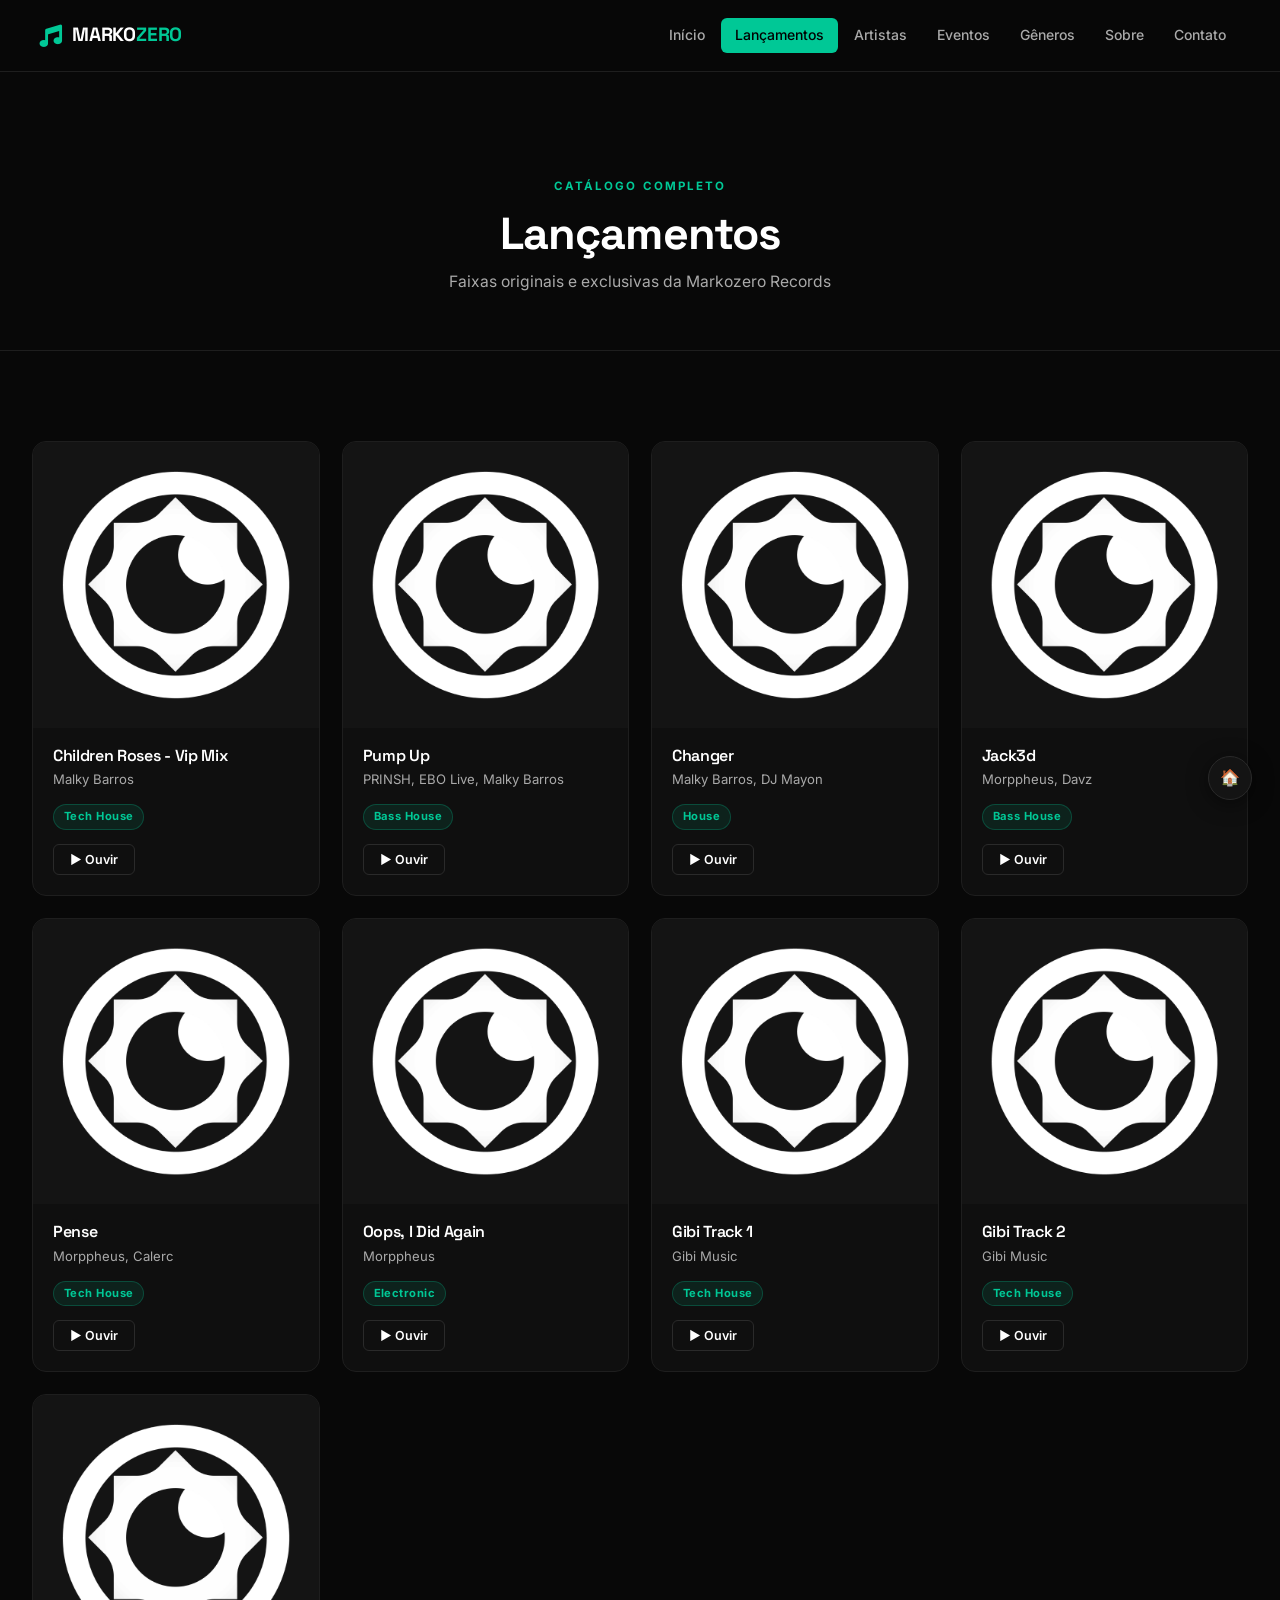
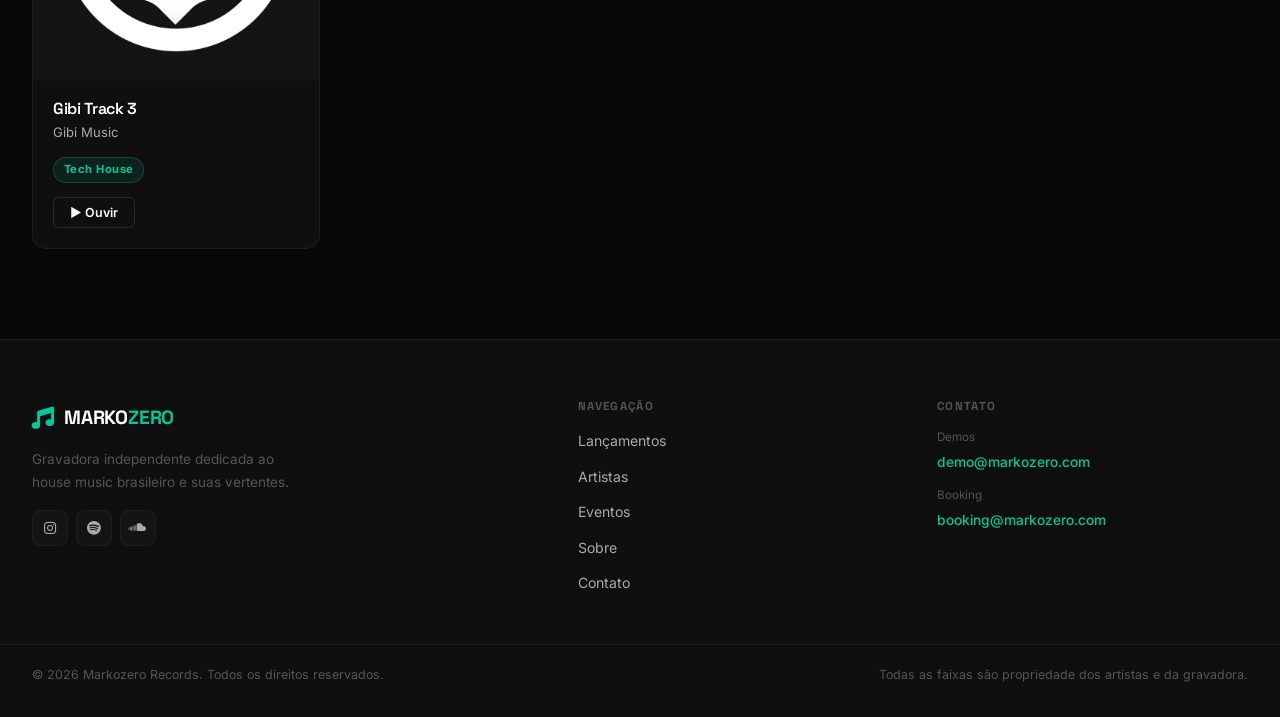
<file: releases.html>
<!DOCTYPE html>
<html lang="pt-br">
<head>
    <meta charset="UTF-8">
    <meta name="viewport" content="width=device-width, initial-scale=1.0">
    <title>Lançamentos | Markozero Records</title>
    <link rel="stylesheet" href="css/style.css">
    <link rel="icon" href="assets/icon.png">
    <link rel="stylesheet" href="https://cdnjs.cloudflare.com/ajax/libs/font-awesome/6.4.0/css/all.min.css">
</head>
<body>

<header>
    <nav class="navbar">
        <a href="index.html" class="logo">
            <span class="logo-icon"><i class="fas fa-music"></i></span>
            <span class="logo-wordmark">MARKO<span class="accent">ZERO</span></span>
        </a>
        <ul class="nav-links">
            <li><a href="index.html">Início</a></li>
            <li><a href="releases.html" class="active">Lançamentos</a></li>
            <li><a href="artists.html">Artistas</a></li>
            <li><a href="events.html">Eventos</a></li>
            <li><a href="genres.html">Gêneros</a></li>
            <li><a href="about.html">Sobre</a></li>
            <li><a href="contact.html">Contato</a></li>
        </ul>
        <div class="hamburger" id="hamburger"><span></span><span></span><span></span></div>
    </nav>
</header>

<main>
    <div class="page-header">
        <div class="container">
            <span class="section-label">Catálogo completo</span>
            <h2>Lançamentos</h2>
            <p class="section-subtitle" style="margin-bottom:0">Faixas originais e exclusivas da Markozero Records</p>
        </div>
    </div>
    <section style="border-bottom:none;">
        <div class="container">
            <div class="releases-grid" id="all-releases"></div>
        </div>
    </section>
</main>

<!-- PLAYER FIXO (apenas o embed e o botão fechar) -->
<div class="fixed-player" id="fixedPlayer">
    <div class="spotify-embed">
        <iframe id="playerIframe" src="" allow="autoplay; clipboard-write; encrypted-media; fullscreen; picture-in-picture" allowtransparency="true" frameborder="0"></iframe>
    </div>
    <button class="close-player" id="closePlayer" aria-label="Fechar">✕</button>
</div>

<a href="index.html" class="floating-btn" aria-label="Voltar para Home">🏠</a>

<footer class="site-footer">
    <div class="footer-content">
        <div class="footer-brand">
            <div class="logo">
                <span class="logo-icon"><i class="fas fa-music"></i></span>
                <span class="logo-wordmark">MARKO<span class="accent">ZERO</span></span>
            </div>
            <p>Gravadora independente dedicada ao house music brasileiro e suas vertentes.</p>
            <div class="footer-socials">
                <a href="#" class="footer-social-btn"><i class="fab fa-instagram"></i></a>
                <a href="#" class="footer-social-btn"><i class="fab fa-spotify"></i></a>
                <a href="#" class="footer-social-btn"><i class="fab fa-soundcloud"></i></a>
            </div>
        </div>
        <div class="footer-col">
            <h5>Navegação</h5>
            <ul>
                <li><a href="releases.html">Lançamentos</a></li>
                <li><a href="artists.html">Artistas</a></li>
                <li><a href="events.html">Eventos</a></li>
                <li><a href="about.html">Sobre</a></li>
                <li><a href="contact.html">Contato</a></li>
            </ul>
        </div>
        <div class="footer-col">
            <h5>Contato</h5>
            <div class="footer-contact-item">
                <div class="footer-contact-label">Demos</div>
                <a href="mailto:demo@markozero.com" class="footer-contact-email">demo@markozero.com</a>
            </div>
            <div class="footer-contact-item">
                <div class="footer-contact-label">Booking</div>
                <a href="mailto:booking@markozero.com" class="footer-contact-email">booking@markozero.com</a>
            </div>
        </div>
    </div>
    <div class="footer-bottom">
        <p>© 2026 Markozero Records. Todos os direitos reservados.</p>
        <p>Todas as faixas são propriedade dos artistas e da gravadora.</p>
    </div>
</footer>

<script src="js/main.js"></script>
</body>
</html>
</file>
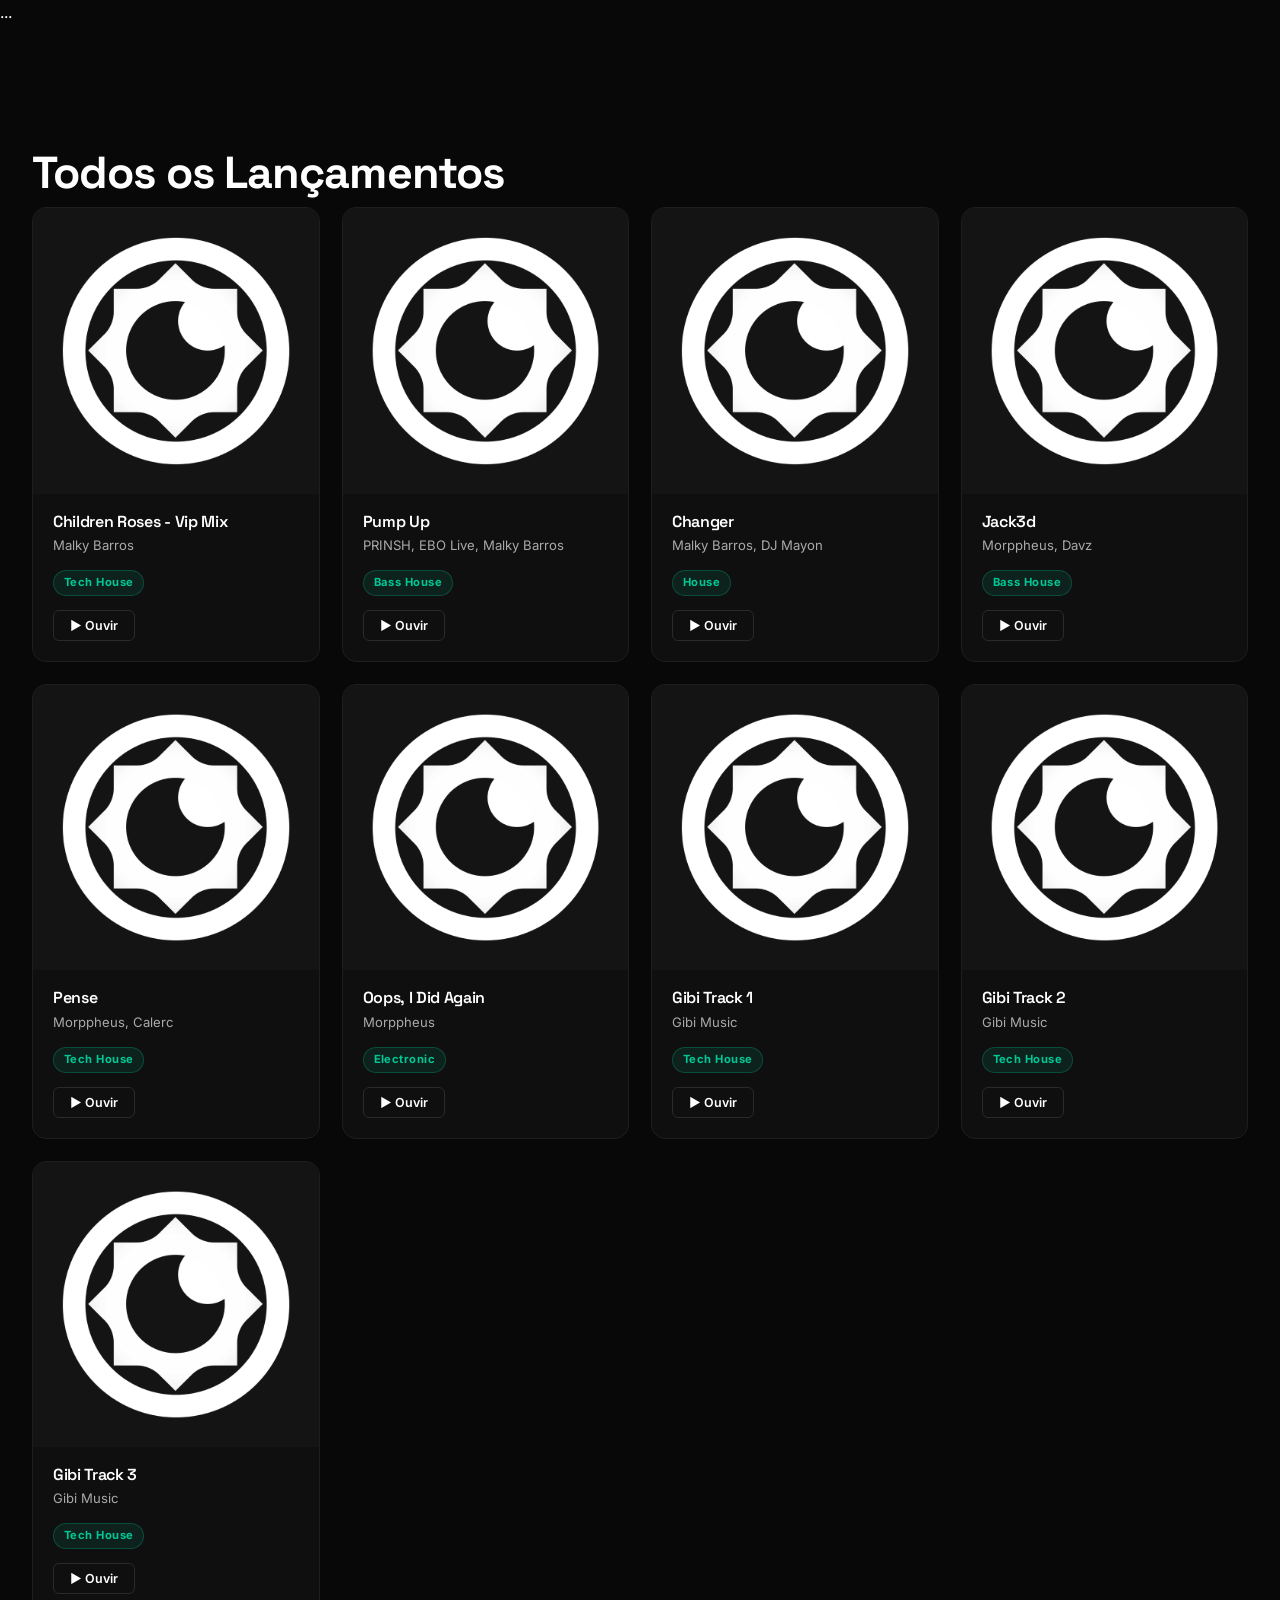
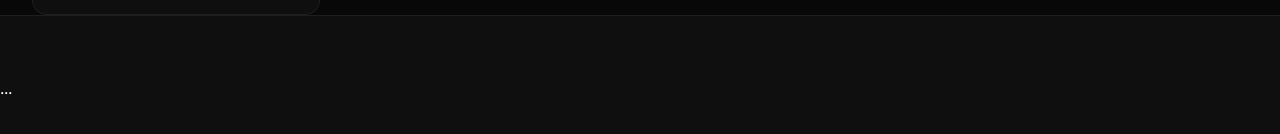
<file: releases.html.html>
<!DOCTYPE html>
<html lang="pt-br">
<head>
    <meta charset="UTF-8">
    <meta name="viewport" content="width=device-width, initial-scale=1.0">
    <title>Releases | Markozero</title>
    <link rel="stylesheet" href="css/style.css">
    <link rel="icon" href="assets/icon.png">
    <link rel="stylesheet" href="https://cdnjs.cloudflare.com/ajax/libs/font-awesome/6.0.0-beta3/css/all.min.css">
</head>
<body>
    <header>...</header> <!-- mesmo navbar -->
    <main>
        <div class="container" style="padding-top: 120px;">
            <h2>Todos os Lançamentos</h2>
            <div class="releases-grid" id="all-releases"></div>
        </div>
    </main>
    <!-- mesmo player e footer do index -->
    <div class="fixed-player" id="fixedPlayer">...</div>
    <footer class="site-footer">...</footer>
    <script src="js/main.js"></script>
    <script>document.addEventListener('DOMContentLoaded', () => { if(document.getElementById('all-releases')) renderTracks('all-releases'); });</script>
</body>
</html>
</file>
<file: css/style.css>
@import url('https://fonts.googleapis.com/css2?family=Space+Grotesk:wght@300;400;500;600;700&family=Inter:wght@300;400;500;600&display=swap');

:root {
    --green: #00c896;
    --green-dark: #00a87e;
    --green-dim: rgba(0, 200, 150, 0.1);
    --green-border: rgba(0, 200, 150, 0.25);
    --bg: #080808;
    --bg-2: #0f0f0f;
    --bg-3: #141414;
    --bg-4: #1a1a1a;
    --border: #1e1e1e;
    --border-2: #2a2a2a;
    --text: #ffffff;
    --text-2: #aaaaaa;
    --text-3: #555555;
    --radius: 10px;
    --radius-lg: 14px;
}

* { margin: 0; padding: 0; box-sizing: border-box; }
html { scroll-behavior: smooth; }

body {
    background-color: var(--bg);
    color: var(--text);
    font-family: 'Inter', -apple-system, BlinkMacSystemFont, 'Segoe UI', sans-serif;
    line-height: 1.6;
    overflow-x: hidden;
}

a { text-decoration: none; color: inherit; transition: color 0.2s; }

h1, h2, h3, h4, h5 {
    font-family: 'Space Grotesk', sans-serif;
    font-weight: 700;
    letter-spacing: -0.02em;
    line-height: 1.2;
}
h2 { font-size: clamp(2rem, 4vw, 2.8rem); margin-bottom: 0.5rem; }
h3 { font-size: 1.25rem; }

.section-subtitle { color: var(--text-2); font-size: 0.98rem; margin-bottom: 3rem; text-align: center; }
.container { max-width: 1280px; margin: 0 auto; padding: 0 32px; }

section {
    padding: 90px 0;
    border-bottom: 1px solid var(--border);
    scroll-margin-top: 72px;
}

/* NAVBAR */
.navbar {
    display: flex;
    align-items: center;
    justify-content: space-between;
    padding: 0 40px;
    height: 72px;
    background: rgba(8, 8, 8, 0.96);
    position: sticky;
    top: 0;
    z-index: 200;
    backdrop-filter: blur(20px);
    border-bottom: 1px solid var(--border);
}

.logo { display: flex; align-items: center; gap: 10px; }
.logo-icon { color: var(--green); font-size: 1.4rem; }
.logo-wordmark {
    font-family: 'Space Grotesk', sans-serif;
    font-weight: 700;
    font-size: 1.2rem;
    letter-spacing: -0.01em;
}
.logo-wordmark .accent { color: var(--green); }
.logo img { height: 36px; width: auto; display: block; }

.nav-links {
    display: flex;
    align-items: center;
    gap: 2px;
    list-style: none;
}
.nav-links a {
    display: block;
    padding: 6px 14px;
    border-radius: 6px;
    font-size: 0.875rem;
    font-weight: 500;
    color: var(--text-2);
    transition: all 0.2s;
}
.nav-links a:hover { color: var(--text); background: var(--bg-3); }
.nav-links a.active { color: #000; background: var(--green); }

.hamburger {
    display: none;
    flex-direction: column;
    cursor: pointer;
    gap: 5px;
    padding: 4px;
}
.hamburger span {
    width: 24px; height: 2px;
    background: var(--text);
    border-radius: 2px;
    transition: 0.3s;
}

/* HERO */
.hero {
    position: relative;
    height: 92vh;
    min-height: 580px;
    display: flex;
    align-items: center;
    justify-content: center;
    overflow: hidden;
    text-align: center;
}
.parallax-bg {
    position: absolute;
    inset: -20%;
    width: 140%;
    height: 140%;
    background-image: url('https://images.unsplash.com/photo-1470225620780-dba8ba36b745?q=80&w=2070');
    background-size: cover;
    background-position: center;
    opacity: 0.2;
    will-change: transform;
    z-index: 0;
}
.hero-overlay {
    position: absolute;
    inset: 0;
    background: linear-gradient(to bottom, rgba(8,8,8,0.3) 0%, rgba(8,8,8,0.8) 80%, var(--bg) 100%);
    z-index: 1;
}
.hero-content {
    position: relative;
    z-index: 2;
    max-width: 860px;
    padding: 0 24px;
    animation: fadeUp 0.9s ease both;
}
.hero-title {
    font-family: 'Space Grotesk', sans-serif;
    font-size: clamp(3.5rem, 11vw, 7.5rem);
    font-weight: 700;
    letter-spacing: -0.04em;
    line-height: 1;
    margin-bottom: 0.25rem;
}
.hero-title .accent { color: var(--green); }
.hero-records {
    font-family: 'Space Grotesk', sans-serif;
    font-size: clamp(1rem, 3vw, 1.6rem);
    font-weight: 300;
    letter-spacing: 0.4em;
    text-transform: uppercase;
    color: var(--text-2);
    margin-bottom: 1.6rem;
}
.hero-desc {
    color: var(--text-2);
    font-size: 1.05rem;
    max-width: 520px;
    margin: 0 auto 2.5rem;
    line-height: 1.7;
}
.hero-actions { display: flex; gap: 14px; justify-content: center; flex-wrap: wrap; }

@keyframes fadeUp {
    from { opacity: 0; transform: translateY(28px); }
    to   { opacity: 1; transform: translateY(0); }
}

/* BUTTONS */
.btn-primary {
    display: inline-flex;
    align-items: center;
    gap: 8px;
    background: var(--green);
    color: #000;
    padding: 13px 26px;
    border-radius: 8px;
    font-weight: 700;
    font-size: 0.92rem;
    transition: all 0.2s;
    border: none;
    cursor: pointer;
    font-family: inherit;
    letter-spacing: 0.01em;
}
.btn-primary:hover { background: var(--green-dark); transform: translateY(-1px); }

.btn-secondary {
    display: inline-flex;
    align-items: center;
    gap: 8px;
    background: rgba(255,255,255,0.06);
    color: var(--text);
    padding: 13px 26px;
    border-radius: 8px;
    font-weight: 600;
    font-size: 0.92rem;
    transition: all 0.2s;
    border: 1px solid var(--border-2);
    cursor: pointer;
    font-family: inherit;
}
.btn-secondary:hover { background: rgba(255,255,255,0.1); transform: translateY(-1px); }

.btn-outline {
    display: inline-flex;
    align-items: center;
    gap: 6px;
    background: transparent;
    color: var(--green);
    padding: 9px 20px;
    border-radius: 7px;
    font-weight: 600;
    font-size: 0.85rem;
    border: 1px solid var(--green-border);
    transition: all 0.2s;
    cursor: pointer;
    font-family: inherit;
}
.btn-outline:hover { background: var(--green-dim); }

/* SECTION HEADER */
.section-header { text-align: center; margin-bottom: 3rem; }
.section-label {
    display: inline-block;
    font-size: 0.72rem;
    font-weight: 700;
    letter-spacing: 0.18em;
    text-transform: uppercase;
    color: var(--green);
    margin-bottom: 0.75rem;
}

/* CARDS */
.releases-grid {
    display: grid;
    grid-template-columns: repeat(auto-fill, minmax(270px, 1fr));
    gap: 22px;
}

.card {
    background: var(--bg-2);
    border: 1px solid var(--border);
    border-radius: var(--radius-lg);
    overflow: hidden;
    transition: transform 0.25s, border-color 0.25s, box-shadow 0.25s;
}
.card:hover {
    transform: translateY(-5px);
    border-color: var(--border-2);
    box-shadow: 0 20px 50px rgba(0,0,0,0.6);
}

.card-img-wrap { position: relative; overflow: hidden; }
.card-img {
    width: 100%;
    aspect-ratio: 1;
    object-fit: cover;
    display: block;
    transition: transform 0.4s;
    background: var(--bg-3);
}
.card:hover .card-img { transform: scale(1.05); }

.card-play-overlay {
    position: absolute;
    inset: 0;
    display: flex;
    align-items: center;
    justify-content: center;
    background: rgba(0,0,0,0.5);
    opacity: 0;
    transition: opacity 0.25s;
}
.card:hover .card-play-overlay { opacity: 1; }

.card-play-btn {
    width: 54px;
    height: 54px;
    background: var(--green);
    border: none;
    border-radius: 50%;
    display: flex;
    align-items: center;
    justify-content: center;
    cursor: pointer;
    font-size: 1.2rem;
    color: #000;
    transition: transform 0.2s, background 0.2s;
}
.card-play-btn:hover { transform: scale(1.1); background: var(--green-dark); }

.card-content { padding: 18px 20px 20px; }
.card-title { font-size: 1rem; font-weight: 600; margin-bottom: 4px; }
.card-artist { color: var(--text-2); font-size: 0.82rem; margin-bottom: 12px; }
.card-genre {
    display: inline-block;
    background: var(--green-dim);
    color: var(--green);
    border: 1px solid var(--green-border);
    padding: 3px 10px;
    border-radius: 20px;
    font-size: 0.7rem;
    font-weight: 700;
    letter-spacing: 0.04em;
    margin-bottom: 14px;
}

.btn-play {
    display: inline-flex;
    align-items: center;
    gap: 6px;
    background: transparent;
    border: 1px solid var(--border-2);
    color: var(--text);
    padding: 7px 16px;
    border-radius: 6px;
    font-weight: 600;
    font-size: 0.78rem;
    cursor: pointer;
    transition: all 0.2s;
    font-family: inherit;
}
.btn-play:hover { background: var(--green); color: #000; border-color: var(--green); }

.section-cta { text-align: center; margin-top: 48px; }

/* ARTISTS HOME */
.artists-grid {
    display: grid;
    grid-template-columns: repeat(3, 1fr);
    gap: 22px;
}

/* ARTISTS PAGE */
.artist-row {
    display: grid;
    grid-template-columns: 300px 1fr;
    gap: 52px;
    align-items: start;
    padding: 56px 0;
    border-bottom: 1px solid var(--border);
}
.artist-row:last-child { border-bottom: none; }
.artist-photo {
    width: 100%;
    aspect-ratio: 1;
    object-fit: cover;
    border-radius: var(--radius-lg);
    background: var(--bg-3);
    display: block;
}
.artist-info { padding-top: 4px; }
.artist-name { font-size: clamp(1.8rem, 4vw, 2.4rem); margin-bottom: 12px; }
.artist-tags { display: flex; flex-wrap: wrap; gap: 8px; margin-bottom: 18px; }
.artist-tag {
    background: var(--green-dim);
    color: var(--green);
    border: 1px solid var(--green-border);
    padding: 4px 12px;
    border-radius: 20px;
    font-size: 0.75rem;
    font-weight: 700;
}
.artist-bio { color: var(--text-2); line-height: 1.8; margin-bottom: 22px; font-size: 0.93rem; }
.artist-social { display: flex; gap: 10px; flex-wrap: wrap; margin-bottom: 28px; }
.social-link {
    display: inline-flex;
    align-items: center;
    gap: 6px;
    color: var(--text-2);
    font-size: 0.83rem;
    font-weight: 500;
    padding: 6px 14px;
    border: 1px solid var(--border);
    border-radius: 6px;
    transition: all 0.2s;
}
.social-link:hover { color: var(--text); border-color: var(--border-2); }
.artist-embed {
    border-radius: var(--radius);
    overflow: hidden;
    border: 1px solid var(--border);
    background: var(--bg-3);
}
.artist-embed iframe { display: block; }

/* EVENTS */
.events-list { display: flex; flex-direction: column; gap: 14px; }
.event-card {
    background: var(--bg-2);
    border: 1px solid var(--border);
    border-radius: var(--radius-lg);
    padding: 22px 28px;
    display: grid;
    grid-template-columns: 64px 1px 1fr auto;
    gap: 24px;
    align-items: center;
    transition: border-color 0.2s, background 0.2s;
}
.event-card:hover { border-color: var(--border-2); background: var(--bg-3); }
.event-date-box { text-align: center; }
.event-date-day { font-family: 'Space Grotesk', sans-serif; font-size: 2rem; font-weight: 700; line-height: 1; color: var(--green); }
.event-date-month { font-size: 0.7rem; font-weight: 700; text-transform: uppercase; letter-spacing: 0.1em; color: var(--text-3); margin-top: 3px; }
.event-divider { width: 1px; height: 48px; background: var(--border); }
.event-info h3 { font-size: 1rem; margin-bottom: 4px; }
.event-info p { color: var(--text-2); font-size: 0.85rem; }
.event-meta { text-align: right; flex-shrink: 0; }
.event-venue { font-size: 0.78rem; color: var(--text-3); margin-bottom: 8px; }

/* GENRES */
.genres-container {
    display: grid;
    grid-template-columns: repeat(auto-fill, minmax(300px, 1fr));
    gap: 20px;
}
.genres-category {
    background: var(--bg-2);
    border: 1px solid var(--border);
    border-radius: var(--radius-lg);
    padding: 24px;
}
.genres-category h3 {
    font-size: 0.95rem;
    font-weight: 700;
    margin-bottom: 14px;
    padding-bottom: 12px;
    border-bottom: 1px solid var(--border);
}
.genres-list { display: flex; flex-wrap: wrap; gap: 8px; list-style: none; }
.genres-list li {
    background: var(--bg-3);
    padding: 5px 12px;
    border-radius: 20px;
    font-size: 0.77rem;
    color: var(--text-2);
    border: 1px solid var(--border);
    cursor: default;
    transition: all 0.15s;
}
.genres-list li:hover { color: var(--text); border-color: var(--border-2); }

/* CONTACT */
.contact-layout {
    display: grid;
    grid-template-columns: 1fr 360px;
    gap: 60px;
    align-items: start;
}
.contact-form-wrap h3 { font-size: 1.5rem; margin-bottom: 8px; }
.contact-form-wrap > p { color: var(--text-2); margin-bottom: 28px; font-size: 0.9rem; }
.form-row { display: grid; grid-template-columns: 1fr 1fr; gap: 16px; }
.form-group { margin-bottom: 16px; }
.form-group label { display: block; font-size: 0.8rem; font-weight: 600; color: var(--text-2); margin-bottom: 6px; }
.form-group input,
.form-group select,
.form-group textarea {
    width: 100%;
    padding: 11px 14px;
    background: var(--bg-3);
    border: 1px solid var(--border-2);
    color: var(--text);
    border-radius: 8px;
    font-family: inherit;
    font-size: 0.9rem;
    transition: border-color 0.2s;
    outline: none;
    -webkit-appearance: none;
}
.form-group input:focus,
.form-group select:focus,
.form-group textarea:focus { border-color: var(--green); }
.form-group input::placeholder,
.form-group textarea::placeholder { color: var(--text-3); }
.form-group select { cursor: pointer; color: var(--text-2); background-image: url("data:image/svg+xml,%3Csvg xmlns='http://www.w3.org/2000/svg' width='12' height='8'%3E%3Cpath d='M1 1l5 5 5-5' stroke='%23555' stroke-width='1.5' fill='none'/%3E%3C/svg%3E"); background-repeat: no-repeat; background-position: right 12px center; padding-right: 36px; background-color: var(--bg-3); }
.form-group select option { background: var(--bg-3); color: var(--text); }
.form-group textarea { resize: vertical; min-height: 130px; }

.contact-cards { display: flex; flex-direction: column; gap: 14px; }
.contact-card {
    background: var(--bg-2);
    border: 1px solid var(--border);
    border-radius: var(--radius-lg);
    padding: 20px 22px;
    transition: border-color 0.2s;
}
.contact-card:hover { border-color: var(--border-2); }
.contact-card-icon { color: var(--green); font-size: 1.2rem; margin-bottom: 10px; }
.contact-card h4 { font-size: 0.95rem; margin-bottom: 3px; }
.contact-card p { color: var(--text-3); font-size: 0.8rem; margin-bottom: 6px; }
.contact-card a { color: var(--green); font-size: 0.85rem; font-weight: 500; }
.contact-card a:hover { color: var(--green-dark); }

/* ABOUT */
.about-layout {
    display: grid;
    grid-template-columns: 1fr 400px;
    gap: 80px;
    align-items: center;
}
.about-content h2 { text-align: left; margin-bottom: 1.5rem; }
.about-content p { color: var(--text-2); margin-bottom: 1.2rem; line-height: 1.8; }
.about-stats { display: grid; grid-template-columns: repeat(3, 1fr); gap: 20px; margin-top: 40px; }
.stat-box { text-align: center; }
.stat-number { font-family: 'Space Grotesk', sans-serif; font-size: 2.4rem; font-weight: 700; color: var(--green); display: block; }
.stat-label { font-size: 0.75rem; color: var(--text-3); text-transform: uppercase; letter-spacing: 0.1em; }
.about-image { width: 100%; aspect-ratio: 4/5; object-fit: cover; border-radius: var(--radius-lg); background: var(--bg-3); }

/* FIXED PLAYER */
.fixed-player {
    position: fixed;
    bottom: 0;
    left: 0;
    right: 0;
    background: rgba(10, 10, 10, 0.97);
    backdrop-filter: blur(20px);
    border-top: 1px solid var(--border-2);
    padding: 10px 28px;
    display: none;
    align-items: center;
    gap: 20px;
    z-index: 500;
}
.fixed-player.active { display: flex; }
.player-info {
    display: flex;
    align-items: center;
    gap: 12px;
    flex: 0 0 220px;
}
.player-info img {
    width: 46px;
    height: 46px;
    border-radius: 6px;
    object-fit: cover;
    background: var(--bg-3);
    flex-shrink: 0;
}
.player-details h4 {
    font-size: 0.85rem;
    font-weight: 600;
    margin-bottom: 2px;
    white-space: nowrap;
    overflow: hidden;
    text-overflow: ellipsis;
    max-width: 160px;
}
.player-details p {
    font-size: 0.72rem;
    color: var(--text-2);
    white-space: nowrap;
    overflow: hidden;
    text-overflow: ellipsis;
    max-width: 160px;
}
.spotify-embed { flex: 1; min-width: 180px; }
.spotify-embed iframe { width: 100%; height: 80px; border-radius: 8px; border: none; display: block; }
.close-player {
    background: none;
    border: 1px solid var(--border-2);
    color: var(--text-2);
    width: 32px;
    height: 32px;
    border-radius: 50%;
    cursor: pointer;
    display: flex;
    align-items: center;
    justify-content: center;
    font-size: 0.8rem;
    transition: all 0.2s;
    flex-shrink: 0;
}
.close-player:hover { color: var(--text); border-color: var(--text-2); }

/* FLOATING BTN */
.floating-btn {
    position: fixed;
    bottom: 100px;
    right: 28px;
    background: var(--bg-3);
    color: var(--text);
    width: 44px;
    height: 44px;
    border-radius: 50%;
    display: flex;
    align-items: center;
    justify-content: center;
    font-size: 1rem;
    z-index: 100;
    transition: all 0.2s;
    box-shadow: 0 4px 20px rgba(0,0,0,0.5);
    border: 1px solid var(--border-2);
    text-decoration: none;
}
.floating-btn:hover { background: var(--green); color: #000; border-color: var(--green); transform: translateY(-2px); }

/* FOOTER */
.site-footer { background: var(--bg-2); border-top: 1px solid var(--border); padding: 60px 0 32px; }
.footer-content {
    max-width: 1280px;
    margin: 0 auto;
    padding: 0 32px;
    display: grid;
    grid-template-columns: 1.6fr 1fr 1fr;
    gap: 48px;
    margin-bottom: 48px;
}
.footer-brand p { color: var(--text-3); font-size: 0.85rem; margin-top: 12px; line-height: 1.7; max-width: 280px; }
.footer-col h5 { font-size: 0.72rem; font-weight: 700; letter-spacing: 0.12em; text-transform: uppercase; color: var(--text-3); margin-bottom: 14px; }
.footer-col ul { list-style: none; display: flex; flex-direction: column; gap: 10px; }
.footer-col ul li a { color: var(--text-2); font-size: 0.88rem; transition: color 0.2s; }
.footer-col ul li a:hover { color: var(--text); }
.footer-socials { display: flex; gap: 8px; margin-top: 16px; }
.footer-social-btn {
    width: 36px; height: 36px;
    background: var(--bg-3);
    border: 1px solid var(--border);
    border-radius: 8px;
    display: flex;
    align-items: center;
    justify-content: center;
    color: var(--text-2);
    font-size: 0.88rem;
    transition: all 0.2s;
}
.footer-social-btn:hover { background: var(--green-dim); border-color: var(--green-border); color: var(--green); }
.footer-contact-item { margin-bottom: 12px; }
.footer-contact-label { font-size: 0.73rem; color: var(--text-3); margin-bottom: 2px; }
.footer-contact-email { color: var(--green); font-size: 0.86rem; font-weight: 500; }
.footer-bottom {
    max-width: 1280px;
    margin: 0 auto;
    padding: 20px 32px 0;
    border-top: 1px solid var(--border);
    display: flex;
    align-items: center;
    justify-content: space-between;
    flex-wrap: wrap;
    gap: 12px;
}
.footer-bottom p { color: var(--text-3); font-size: 0.78rem; }

/* PAGE HEADER */
.page-header {
    padding: 100px 0 56px;
    text-align: center;
    border-bottom: 1px solid var(--border);
}
.page-header h2 { margin-bottom: 0.5rem; }

/* MEDIA QUERIES */
@media (max-width: 1024px) {
    .about-layout { grid-template-columns: 1fr; }
    .about-image { display: none; }
    .contact-layout { grid-template-columns: 1fr; }
    .contact-cards { flex-direction: row; flex-wrap: wrap; }
    .contact-card { flex: 1 1 200px; }
    .artists-grid { grid-template-columns: repeat(2, 1fr); }
    .artist-row { grid-template-columns: 240px 1fr; gap: 32px; }
    .footer-content { grid-template-columns: 1fr 1fr; }
    .footer-brand { grid-column: 1 / -1; }
}

@media (max-width: 768px) {
    .navbar { padding: 0 20px; }
    .nav-links {
        position: fixed;
        top: 72px;
        left: 0;
        width: 100%;
        height: calc(100vh - 72px);
        background: rgba(8,8,8,0.98);
        flex-direction: column;
        align-items: center;
        justify-content: flex-start;
        padding-top: 40px;
        gap: 6px;
        transform: translateX(-100%);
        opacity: 0;
        transition: transform 0.3s, opacity 0.3s;
        z-index: 199;
    }
    .nav-links.active { transform: translateX(0); opacity: 1; }
    .nav-links a { font-size: 1.05rem; padding: 10px 24px; width: 220px; text-align: center; }
    .hamburger { display: flex; }
    .artist-row { grid-template-columns: 1fr; }
    .artist-photo { max-width: 260px; }
    .artists-grid { grid-template-columns: 1fr; }
    .event-card { grid-template-columns: 52px 1fr; gap: 16px; }
    .event-divider, .event-meta { display: none; }
    .form-row { grid-template-columns: 1fr; }
    .fixed-player { flex-wrap: wrap; padding: 10px 16px; gap: 10px; }
    .player-info { flex: 1 1 auto; }
    .player-details h4, .player-details p { max-width: 130px; }
    .spotify-embed { flex: 1 1 100%; }
    .floating-btn { bottom: 120px; right: 16px; }
    .footer-content { grid-template-columns: 1fr; gap: 28px; }
    .container { padding: 0 20px; }
    .about-stats { grid-template-columns: repeat(3, 1fr); gap: 12px; }
}

@media (max-width: 480px) {
    section { padding: 60px 0; }
    .releases-grid, .artists-grid { grid-template-columns: 1fr; }
    .genres-container { grid-template-columns: 1fr; }
    .hero-title { font-size: 3.2rem; }
}
</file>
